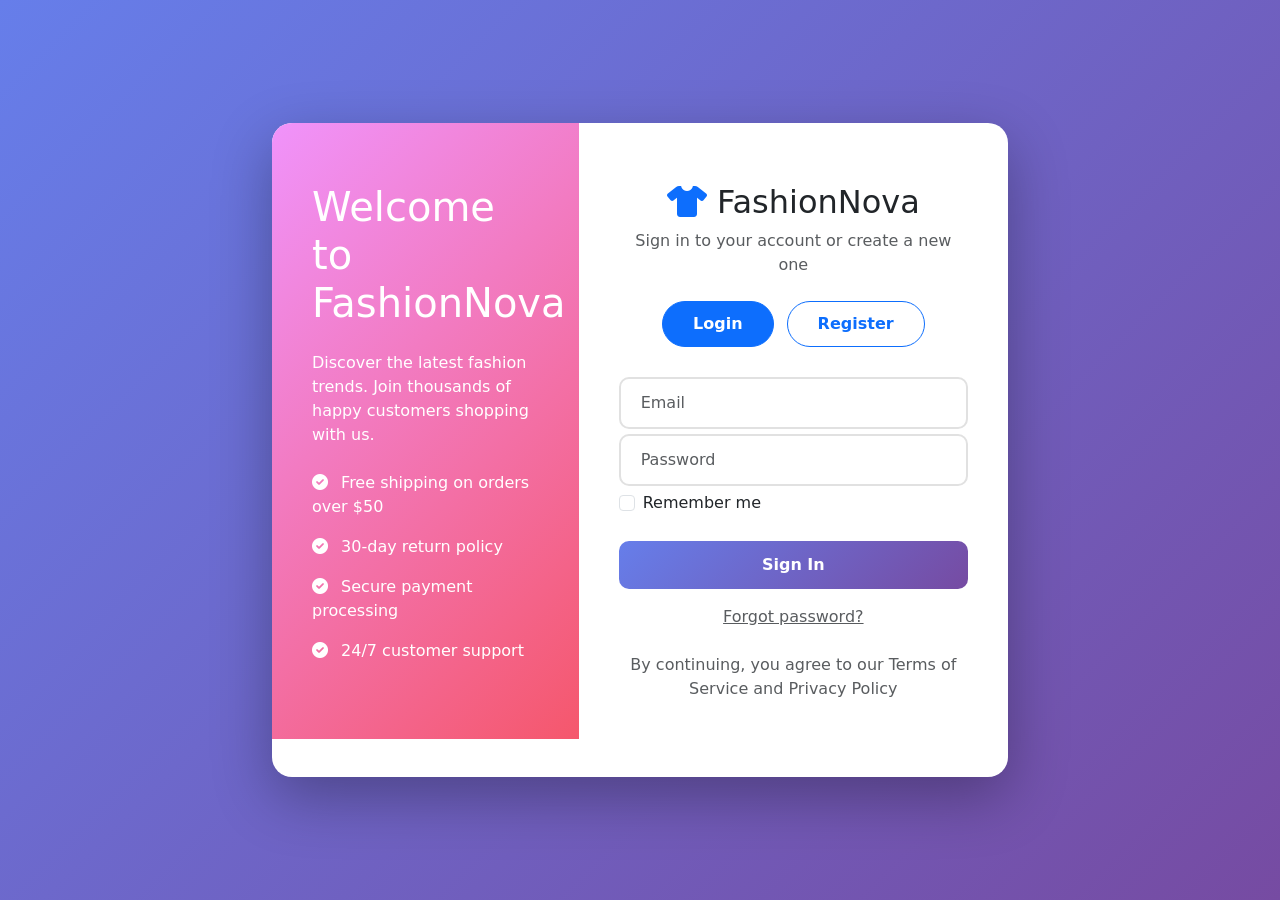
<file: Frontend/templates/auth.html>
<!DOCTYPE html>
<html lang="en">
<head>
    <meta charset="UTF-8">
    <meta name="viewport" content="width=device-width, initial-scale=1.0">
    <title>FashionNova - Login/Register</title>
    <link href="https://cdn.jsdelivr.net/npm/bootstrap@5.1.3/dist/css/bootstrap.min.css" rel="stylesheet">
    <link rel="stylesheet" href="https://cdnjs.cloudflare.com/ajax/libs/font-awesome/6.0.0/css/all.min.css">
    <style>
        body {
            background: linear-gradient(135deg, #667eea 0%, #764ba2 100%);
            min-height: 100vh;
            display: flex;
            align-items: center;
            padding: 20px 0;
        }
        .auth-container {
            background: white;
            border-radius: 20px;
            box-shadow: 0 20px 60px rgba(0,0,0,0.3);
            overflow: hidden;
        }
        .auth-left {
            background: linear-gradient(135deg, #f093fb 0%, #f5576c 100%);
            color: white;
            padding: 60px 40px;
            display: flex;
            flex-direction: column;
            justify-content: center;
        }
        .auth-right {
            padding: 60px 40px;
        }
        .form-toggle {
            margin-bottom: 30px;
        }
        .form-toggle .btn {
            border-radius: 25px;
            padding: 10px 30px;
            font-weight: 600;
        }
        .auth-form {
            display: none;
        }
        .auth-form.active {
            display: block;
            animation: fadeIn 0.5s;
        }
        @keyframes fadeIn {
            from { opacity: 0; transform: translateY(10px); }
            to { opacity: 1; transform: translateY(0); }
        }
        .form-control {
            border-radius: 10px;
            padding: 12px 20px;
            margin-bottom: 20px;
            border: 2px solid #e1e1e1;
        }
        .form-control:focus {
            border-color: #667eea;
            box-shadow: 0 0 0 0.2rem rgba(102, 126, 234, 0.25);
        }
        .btn-auth {
            background: linear-gradient(135deg, #667eea 0%, #764ba2 100%);
            border: none;
            color: white;
            padding: 12px;
            border-radius: 10px;
            font-weight: 600;
            width: 100%;
            margin-top: 10px;
        }
        .btn-auth:hover {
            transform: translateY(-2px);
            box-shadow: 0 10px 20px rgba(102, 126, 234, 0.3);
        }
        .user-type-select {
            display: flex;
            gap: 10px;
            margin-bottom: 20px;
        }
        .user-type-select input {
            display: none;
        }
        .user-type-select label {
            flex: 1;
            padding: 12px;
            text-align: center;
            border: 2px solid #e1e1e1;
            border-radius: 10px;
            cursor: pointer;
            transition: all 0.3s;
        }
        .user-type-select input:checked + label {
            background: #667eea;
            color: white;
            border-color: #667eea;
        }
        .error-message {
            color: #dc3545;
            font-size: 0.875em;
            margin-top: -15px;
            margin-bottom: 15px;
        }
    </style>
</head>
<body>
    <div class="container">
        <div class="row justify-content-center">
            <div class="col-md-10 col-lg-8">
                <div class="auth-container">
                    <div class="row g-0">
                        <div class="col-md-5 d-none d-md-block">
                            <div class="auth-left">
                                <h1 class="mb-4">Welcome to FashionNova</h1>
                                <p class="mb-4">Discover the latest fashion trends. Join thousands of happy customers shopping with us.</p>
                                <div class="features">
                                    <p><i class="fas fa-check-circle me-2"></i> Free shipping on orders over $50</p>
                                    <p><i class="fas fa-check-circle me-2"></i> 30-day return policy</p>
                                    <p><i class="fas fa-check-circle me-2"></i> Secure payment processing</p>
                                    <p><i class="fas fa-check-circle me-2"></i> 24/7 customer support</p>
                                </div>
                            </div>
                        </div>
                        <div class="col-md-7">
                            <div class="auth-right">
                                <div class="text-center mb-4">
                                    <h2><i class="fas fa-tshirt text-primary"></i> FashionNova</h2>
                                    <p class="text-muted">Sign in to your account or create a new one</p>
                                </div>
                                
                                <div class="form-toggle text-center">
                                    <button class="btn btn-primary me-2" id="showLogin">Login</button>
                                    <button class="btn btn-outline-primary" id="showRegister">Register</button>
                                </div>
                                
                                <!-- Login Form -->
                                <form id="loginForm" class="auth-form active">
                                    <div class="mb-3">
                                        <input type="email" class="form-control" id="loginEmail" placeholder="Email" required>
                                        <div class="error-message" id="loginEmailError"></div>
                                    </div>
                                    <div class="mb-3">
                                        <input type="password" class="form-control" id="loginPassword" placeholder="Password" required>
                                        <div class="error-message" id="loginPasswordError"></div>
                                    </div>
                                    <div class="mb-3 form-check">
                                        <input type="checkbox" class="form-check-input" id="rememberMe">
                                        <label class="form-check-label" for="rememberMe">Remember me</label>
                                    </div>
                                    <button type="submit" class="btn btn-auth">Sign In</button>
                                    <div class="text-center mt-3">
                                        <a href="#" class="text-muted">Forgot password?</a>
                                    </div>
                                </form>
                                
                                <!-- Register Form -->
                                <form id="registerForm" class="auth-form">
                                    <div class="user-type-select">
                                        <input type="radio" name="userType" id="customer" value="customer" checked>
                                        <label for="customer">Customer</label>
                                        <input type="radio" name="userType" id="seller" value="seller">
                                        <label for="seller">Seller</label>
                                    </div>
                                    
                                    <div class="row">
                                        <div class="col-md-6">
                                            <input type="text" class="form-control" id="firstName" placeholder="First Name" required>
                                            <div class="error-message" id="firstNameError"></div>
                                        </div>
                                        <div class="col-md-6">
                                            <input type="text" class="form-control" id="lastName" placeholder="Last Name" required>
                                            <div class="error-message" id="lastNameError"></div>
                                        </div>
                                    </div>
                                    
                                    <input type="email" class="form-control" id="registerEmail" placeholder="Email" required>
                                    <div class="error-message" id="registerEmailError"></div>
                                    
                                    <input type="tel" class="form-control" id="phoneNumber" placeholder="Phone Number" required>
                                    <div class="error-message" id="phoneError"></div>
                                    
                                    <input type="password" class="form-control" id="registerPassword" placeholder="Password" required>
                                    <div class="error-message" id="registerPasswordError"></div>
                                    
                                    <input type="password" class="form-control" id="confirmPassword" placeholder="Confirm Password" required>
                                    <div class="error-message" id="confirmPasswordError"></div>
                                    
                                    <!-- Seller Specific Fields -->
                                    <div id="sellerFields" style="display: none;">
                                        <input type="text" class="form-control" id="storeName" placeholder="Store Name">
                                        <div class="error-message" id="storeNameError"></div>
                                    </div>
                                    
                                    <div class="mb-3 form-check">
                                        <input type="checkbox" class="form-check-input" id="terms" required>
                                        <label class="form-check-label" for="terms">
                                            I agree to the <a href="#" class="text-primary">Terms & Conditions</a>
                                        </label>
                                        <div class="error-message" id="termsError"></div>
                                    </div>
                                    
                                    <button type="submit" class="btn btn-auth">Create Account</button>
                                </form>
                                
                                <div class="text-center mt-4">
                                    <p class="text-muted">By continuing, you agree to our Terms of Service and Privacy Policy</p>
                                </div>
                            </div>
                        </div>
                    </div>
                </div>
            </div>
        </div>
    </div>

    <script src="https://cdn.jsdelivr.net/npm/bootstrap@5.1.3/dist/js/bootstrap.bundle.min.js"></script>
    <script>
        const API_BASE_URL = 'http://localhost:8000/api';
        
        // Toggle between login and register forms
        document.getElementById('showLogin').addEventListener('click', function() {
            document.getElementById('loginForm').classList.add('active');
            document.getElementById('registerForm').classList.remove('active');
            this.classList.add('btn-primary');
            this.classList.remove('btn-outline-primary');
            document.getElementById('showRegister').classList.remove('btn-primary');
            document.getElementById('showRegister').classList.add('btn-outline-primary');
        });
        
        document.getElementById('showRegister').addEventListener('click', function() {
            document.getElementById('registerForm').classList.add('active');
            document.getElementById('loginForm').classList.remove('active');
            this.classList.add('btn-primary');
            this.classList.remove('btn-outline-primary');
            document.getElementById('showLogin').classList.remove('btn-primary');
            document.getElementById('showLogin').classList.add('btn-outline-primary');
        });
        
        // Show/hide seller fields
        document.querySelectorAll('input[name="userType"]').forEach(radio => {
            radio.addEventListener('change', function() {
                const sellerFields = document.getElementById('sellerFields');
                sellerFields.style.display = (this.value === 'seller') ? 'block' : 'none';
            });
        });
        
        function clearErrors() {
            document.querySelectorAll('.error-message').forEach(el => el.textContent = '');
        }
        
        function showError(elementId, message) {
            const element = document.getElementById(elementId);
            if (element) element.textContent = message;
        }
        
        function validateEmail(email) {
            return /^[^\s@]+@[^\s@]+\.[^\s@]+$/.test(email);
        }
        
        function validatePassword(password) {
            return password.length >= 8;
        }
        
        // Login form
        document.getElementById('loginForm').addEventListener('submit', async function(e) {
            e.preventDefault();
            clearErrors();
            const email = document.getElementById('loginEmail').value;
            const password = document.getElementById('loginPassword').value;
            let valid = true;
            if (!validateEmail(email)) { showError('loginEmailError', 'Invalid email'); valid = false; }
            if (!validatePassword(password)) { showError('loginPasswordError', 'Password min 8 chars'); valid = false; }
            if (!valid) return;
            const res = await fetch(`${API_BASE_URL}/auth/login/`, {
                method: 'POST',
                headers: {'Content-Type':'application/json'},
                body: JSON.stringify({email,password})
            });
            const data = await res.json();
            if (res.ok) {
                localStorage.setItem('authToken', data.token);
                localStorage.setItem('currentUser', JSON.stringify(data.user));
                window.location.href = (data.user.user_type === 'seller') ? '/seller-dashboard/' : '/';
            } else {
                showError('loginPasswordError', data.detail || 'Invalid credentials');
            }
        });
        
        // Register form
        document.getElementById('registerForm').addEventListener('submit', async function(e) {
            e.preventDefault();
            clearErrors();
            
            const userType = document.querySelector('input[name="userType"]:checked').value;
            const firstName = document.getElementById('firstName').value.trim();
            const lastName = document.getElementById('lastName').value.trim();
            const email = document.getElementById('registerEmail').value.trim();
            const phone = document.getElementById('phoneNumber').value.trim();
            const password = document.getElementById('registerPassword').value;
            const confirmPassword = document.getElementById('confirmPassword').value;
            const storeName = document.getElementById('storeName').value.trim();
            const terms = document.getElementById('terms').checked;
            
            let valid = true;
            if (!firstName) { showError('firstNameError','First name required'); valid=false; }
            if (!lastName) { showError('lastNameError','Last name required'); valid=false; }
            if (!validateEmail(email)) { showError('registerEmailError','Invalid email'); valid=false; }
            if (!phone.match(/^[0-9]{10}$/)) { showError('phoneError','10-digit phone required'); valid=false; }
            if (!validatePassword(password)) { showError('registerPasswordError','Password min 8 chars'); valid=false; }
            if (password !== confirmPassword) { showError('confirmPasswordError','Passwords do not match'); valid=false; }
            if (userType==='seller' && !storeName) { showError('storeNameError','Store name required'); valid=false; }
            if (!terms) { showError('termsError','Agree to terms'); valid=false; }
            if (!valid) return;
            
            const userData = {first_name:firstName,last_name:lastName,email,phone_number:phone,password,user_type:userType};
            if(userType==='seller') userData.store_name=storeName;
            
            const res = await fetch(`${API_BASE_URL}/auth/register/`,{
                method:'POST',
                headers:{'Content-Type':'application/json'},
                body:JSON.stringify(userData)
            });
            const data = await res.json();
            if(res.ok){
                localStorage.setItem('authToken', data.token);
                localStorage.setItem('currentUser', JSON.stringify(data.user));
                window.location.href = (data.user.user_type === 'seller') ? '/seller-dashboard/' : '/';
            } else {
                if(data.email) showError('registerEmailError', data.email[0]);
                if(data.phone_number) showError('phoneError', data.phone_number[0]);
                if(data.password) showError('registerPasswordError', data.password[0]);
            }
        });
        
        window.addEventListener('load', function() {
            const token = localStorage.getItem('authToken');
            if(token) window.location.href='/';
        });
    </script>
</body>
</html>
</file>
